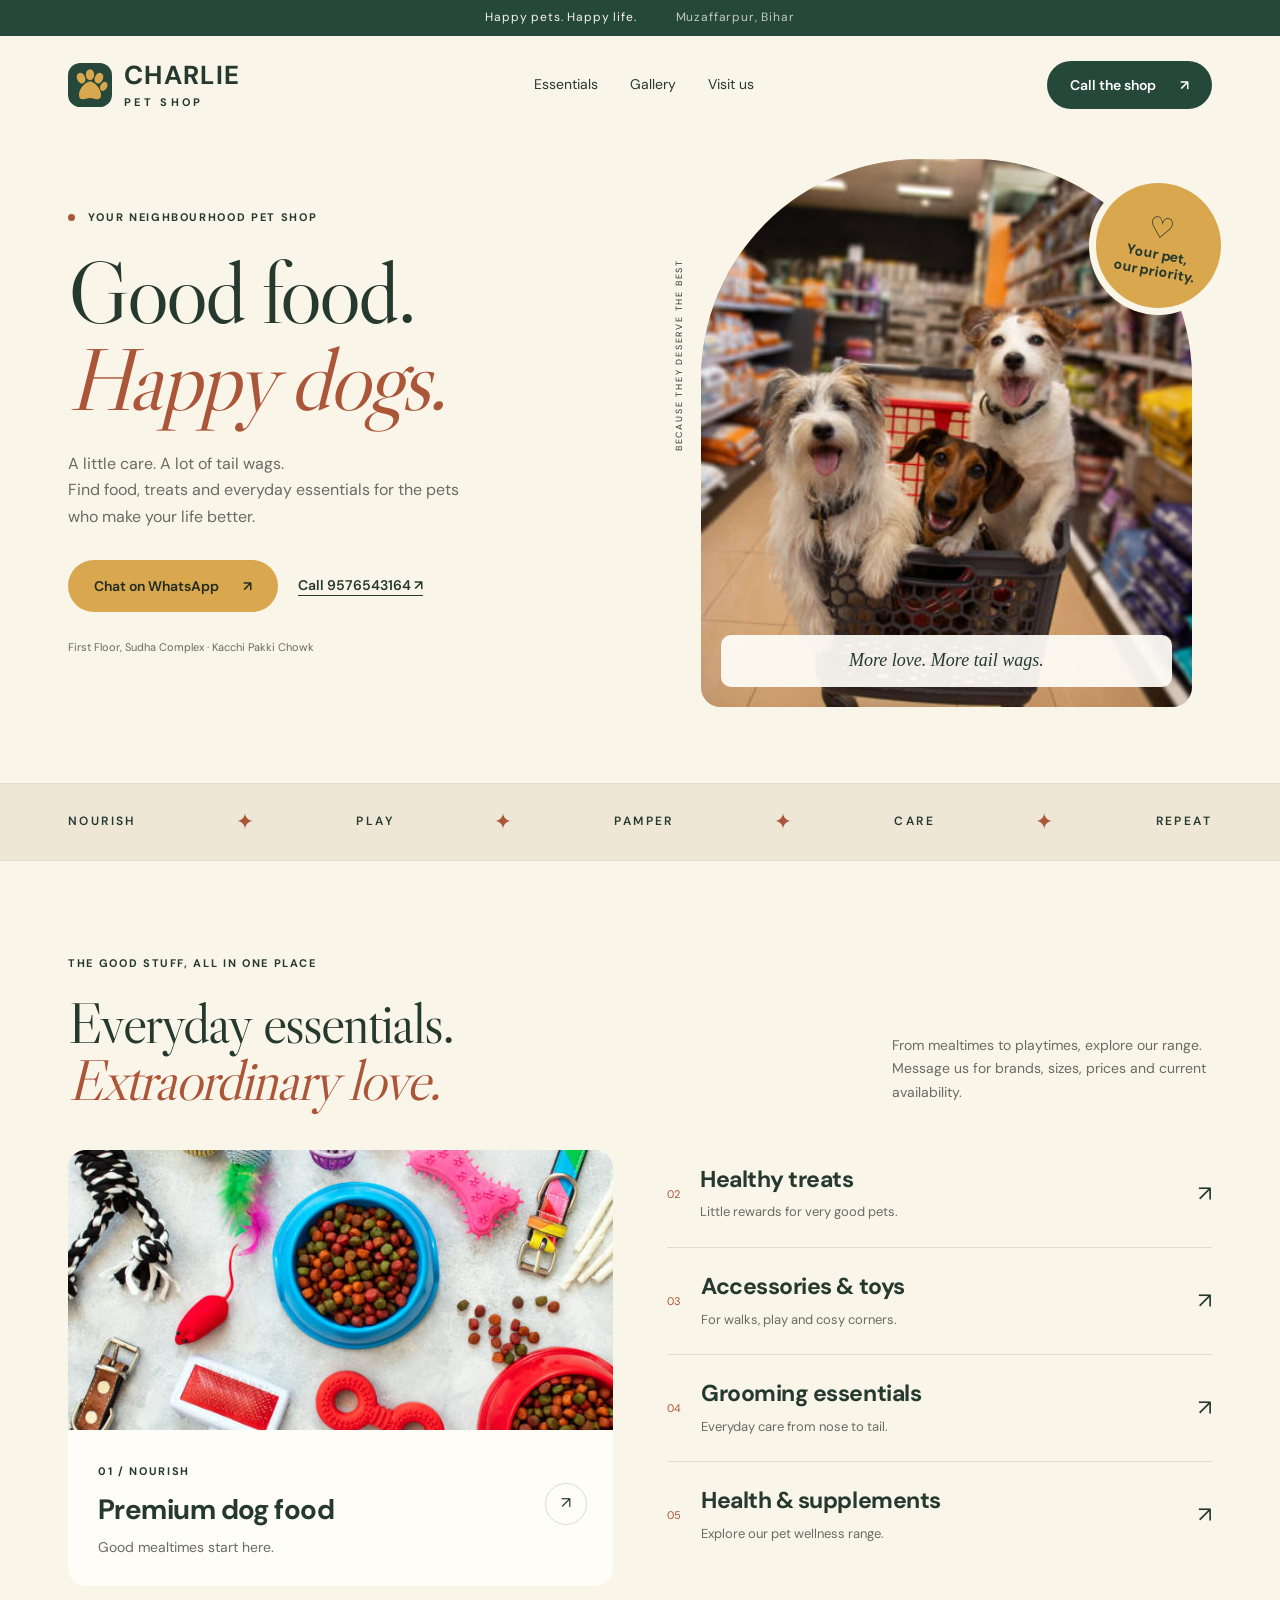
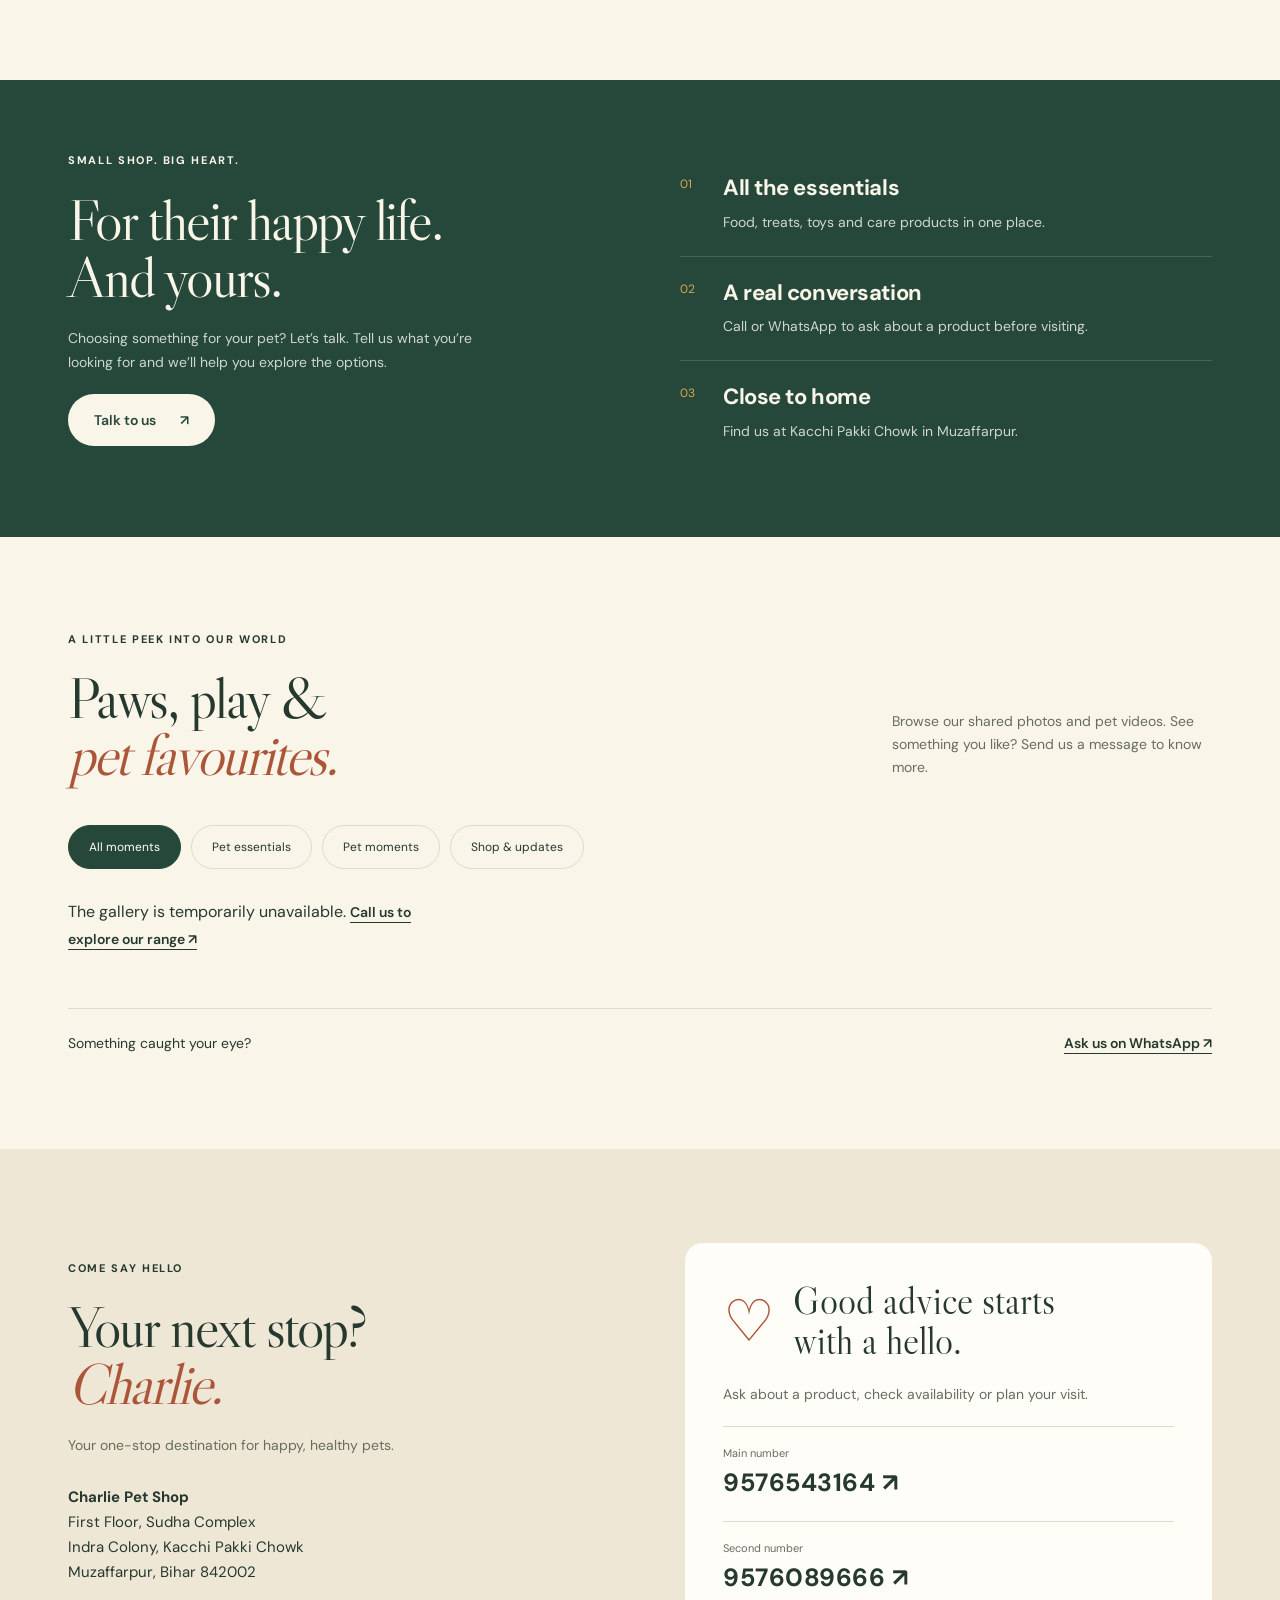
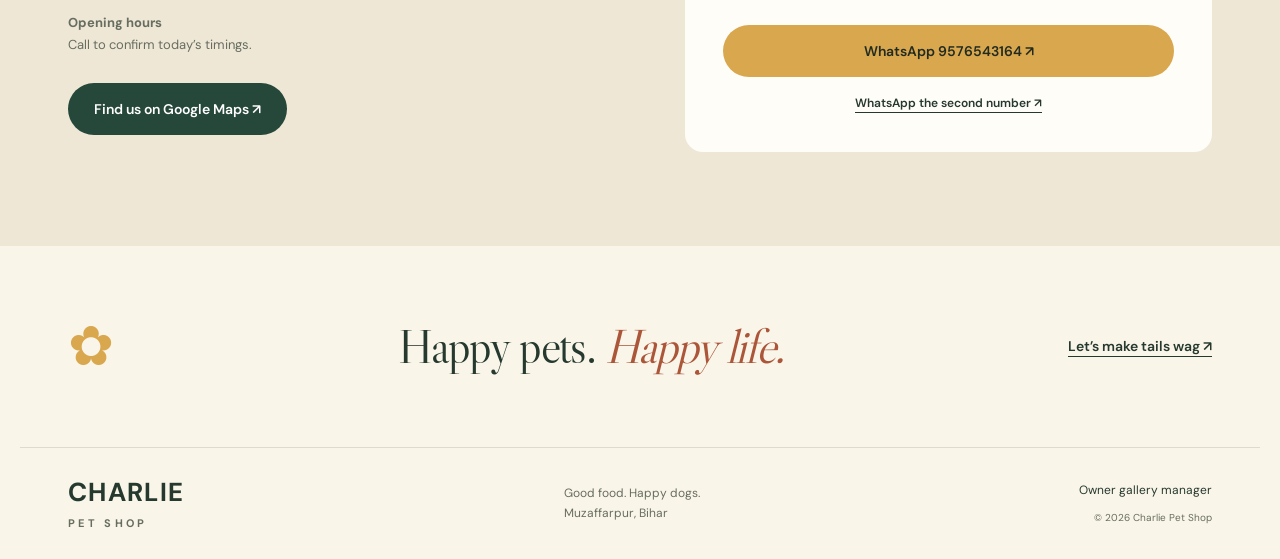
<file: index.html>
<!doctype html>
<html lang="en">
<head>
<meta charset="utf-8"><meta name="viewport" content="width=device-width, initial-scale=1"><meta name="theme-color" content="#25483a">
<title>Charlie Pet Shop | Premium Pet Essentials in Muzaffarpur</title>
<meta name="description" content="Good food. Happy dogs. Visit Charlie Pet Shop at Sudha Complex, Kacchi Pakki Chowk, Muzaffarpur for premium dog food, treats, toys, grooming essentials and supplements. Call 9576543164 or 9576089666.">
<link rel="canonical" href="https://shirazhashmi.github.io/charlie-pet-shop/">
<meta property="og:title" content="Charlie Pet Shop — Good food. Happy dogs."><meta property="og:description" content="Your pet, our priority. Pet essentials in Muzaffarpur. Call or WhatsApp us to check availability."><meta property="og:type" content="website"><meta property="og:image" content="https://shirazhashmi.github.io/charlie-pet-shop/shop-poster.jpeg">
<link rel="icon" href="favicon.svg" type="image/svg+xml"><link rel="stylesheet" href="style.css"><script src="config.js" defer></script><script src="app.js" defer></script>
<script type="application/ld+json">{"@context":"https://schema.org","@type":"PetStore","name":"Charlie Pet Shop","url":"https://shirazhashmi.github.io/charlie-pet-shop/","telephone":"+919576543164","image":"https://shirazhashmi.github.io/charlie-pet-shop/shop-poster.jpeg","address":{"@type":"PostalAddress","streetAddress":"First Floor, Sudha Complex, Indra Colony, Kacchi Pakki Chowk","addressLocality":"Muzaffarpur","addressRegion":"Bihar","postalCode":"842002","addressCountry":"IN"},"contactPoint":[{"@type":"ContactPoint","telephone":"+919576543164","contactType":"customer service"},{"@type":"ContactPoint","telephone":"+919576089666","contactType":"customer service"}]}</script>
</head>
<body>
<a class="skip" href="#main">Skip to content</a>
<div class="topline">Happy pets. Happy life. <span>Muzaffarpur, Bihar</span></div>
<header class="header wrap"><a class="brand" href="./" aria-label="Charlie Pet Shop home"><img src="favicon.svg" width="44" height="44" alt=""><span>CHARLIE<small>PET SHOP</small></span></a><nav aria-label="Main navigation"><a href="#essentials">Essentials</a><a href="#gallery">Gallery</a><a href="#visit">Visit us</a></nav><a class="button small dark" href="tel:+919576543164">Call the shop <span aria-hidden="true">↗</span></a></header>
<main id="main">
<section class="hero wrap" aria-labelledby="hero-title"><div class="hero-copy"><p class="eyebrow"><span class="dot"></span> YOUR NEIGHBOURHOOD PET SHOP</p><h1 id="hero-title">Good food.<br><em>Happy dogs.</em></h1><p class="lede">A little care. A lot of tail wags.<br>Find food, treats and everyday essentials for the pets who make your life better.</p><div class="actions"><a class="button gold" href="https://wa.me/919576543164?text=Hi%20Charlie%20Pet%20Shop!%20I%20would%20like%20to%20check%20product%20availability." target="_blank" rel="noopener">Chat on WhatsApp <span aria-hidden="true">↗</span></a><a class="text-link" href="tel:+919576543164">Call 9576543164 <span aria-hidden="true">↗</span></a></div><p class="hero-note">First Floor, Sudha Complex · Kacchi Pakki Chowk</p></div><div class="hero-visual"><img src="media-04.jpeg" alt="Three happy dogs enjoying a pet shop outing" width="408" height="612" fetchpriority="high"><span class="vertical-note">BECAUSE THEY DESERVE THE BEST</span><div class="hero-badge"><span aria-hidden="true">♡</span><strong>Your pet,<br>our priority.</strong></div><div class="photo-tag">More love. More tail wags.</div></div></section>
<div class="category-strip" aria-label="Our range"><div class="wrap">NOURISH <span>✦</span> PLAY <span>✦</span> PAMPER <span>✦</span> CARE <span>✦</span> REPEAT</div></div>
<section class="section wrap" id="essentials"><div class="section-heading"><div><p class="eyebrow">THE GOOD STUFF, ALL IN ONE PLACE</p><h2>Everyday essentials.<br><em>Extraordinary love.</em></h2></div><p>From mealtimes to playtimes, explore our range. Message us for brands, sizes, prices and current availability.</p></div><div class="product-layout"><a class="feature-product" href="https://wa.me/919576543164?text=Hi!%20Please%20share%20your%20dog%20food%20and%20treat%20options." target="_blank" rel="noopener"><img src="media-08.jpeg" alt="Pet food bowls, toys and grooming accessories" width="612" height="408" loading="lazy"><div><span class="eyebrow">01 / NOURISH</span><h3>Premium dog food</h3><p>Good mealtimes start here.</p><span class="round-arrow" aria-hidden="true">↗</span></div></a><div class="product-list"><a data-inquiry="Healthy treats" href="https://wa.me/919576543164?text=Hi!%20Please%20share%20your%20healthy%20treat%20options."><span class="product-number">02</span><div><h3>Healthy treats</h3><p>Little rewards for very good pets.</p></div><span aria-hidden="true">↗</span></a><a data-inquiry="Accessories & toys" href="https://wa.me/919576543164?text=Hi!%20Please%20share%20your%20accessories%20and%20toys."><span class="product-number">03</span><div><h3>Accessories & toys</h3><p>For walks, play and cosy corners.</p></div><span aria-hidden="true">↗</span></a><a data-inquiry="Grooming essentials" href="https://wa.me/919576543164?text=Hi!%20Please%20share%20your%20grooming%20essentials."><span class="product-number">04</span><div><h3>Grooming essentials</h3><p>Everyday care from nose to tail.</p></div><span aria-hidden="true">↗</span></a><a data-inquiry="Health & supplements" href="https://wa.me/919576543164?text=Hi!%20Please%20share%20your%20pet%20health%20and%20supplement%20range."><span class="product-number">05</span><div><h3>Health & supplements</h3><p>Explore our pet wellness range.</p></div><span aria-hidden="true">↗</span></a></div></div></section>
<section class="care-section"><div class="wrap care-grid"><div><p class="eyebrow">SMALL SHOP. BIG HEART.</p><h2>For their happy life.<br>And yours.</h2><p>Choosing something for your pet? Let’s talk. Tell us what you’re looking for and we’ll help you explore the options.</p><a class="button cream" href="tel:+919576089666">Talk to us <span aria-hidden="true">↗</span></a></div><div class="benefits"><div><span aria-hidden="true">01</span><h3>All the essentials</h3><p>Food, treats, toys and care products in one place.</p></div><div><span aria-hidden="true">02</span><h3>A real conversation</h3><p>Call or WhatsApp to ask about a product before visiting.</p></div><div><span aria-hidden="true">03</span><h3>Close to home</h3><p>Find us at Kacchi Pakki Chowk in Muzaffarpur.</p></div></div></div></section>
<section class="section wrap" id="gallery"><div class="section-heading"><div><p class="eyebrow">A LITTLE PEEK INTO OUR WORLD</p><h2>Paws, play &<br><em>pet favourites.</em></h2></div><p>Browse our shared photos and pet videos. See something you like? Send us a message to know more.</p></div><div class="filters" role="group" aria-label="Filter gallery"><button class="active" data-filter="all" aria-pressed="true">All moments</button><button data-filter="Pet essentials" aria-pressed="false">Pet essentials</button><button data-filter="Pet moments" aria-pressed="false">Pet moments</button><button data-filter="Shop & updates" aria-pressed="false">Shop & updates</button></div><div id="gallery-grid" class="gallery-grid" aria-live="polite"><p>Loading the gallery…</p></div><noscript><p>Enable JavaScript to browse the full gallery. <a href="shop-poster.jpeg">See our shop poster</a> or <a href="tel:+919576543164">call us</a>.</p></noscript><div class="gallery-footer"><span>Something caught your eye?</span><a class="text-link" href="https://wa.me/919576543164?text=Hi!%20I%20saw%20your%20gallery%20and%20would%20like%20to%20know%20more." target="_blank" rel="noopener">Ask us on WhatsApp ↗</a></div></section>
<section class="visit-section section" id="visit"><div class="wrap visit-grid"><div><p class="eyebrow">COME SAY HELLO</p><h2>Your next stop?<br><em>Charlie.</em></h2><p class="visit-intro">Your one-stop destination for happy, healthy pets.</p><address><strong>Charlie Pet Shop</strong><br>First Floor, Sudha Complex<br>Indra Colony, Kacchi Pakki Chowk<br>Muzaffarpur, Bihar 842002</address><p class="hours"><strong>Opening hours</strong><br>Call to confirm today’s timings.</p><a class="button dark" href="https://www.google.com/maps/search/?api=1&amp;query=Charlie%20Pet%20Shop%2C%20First%20Floor%20Sudha%20Complex%2C%20Indra%20Colony%2C%20Kacchi%20Pakki%20Chowk%2C%20Muzaffarpur%20Bihar%20842002" target="_blank" rel="noopener">Find us on Google Maps ↗</a></div><div class="contact-card"><div class="card-top"><span aria-hidden="true">♡</span><p>Good advice starts<br>with a hello.</p></div><p>Ask about a product, check availability or plan your visit.</p><a class="phone-row" href="tel:+919576543164"><span>Main number</span><strong>9576543164 ↗</strong></a><a class="phone-row" href="tel:+919576089666"><span>Second number</span><strong>9576089666 ↗</strong></a><a class="button gold full" href="https://wa.me/919576543164?text=Hi%20Charlie%20Pet%20Shop!%20I%20have%20an%20inquiry." target="_blank" rel="noopener">WhatsApp 9576543164 ↗</a><a class="text-link secondary-wa" href="https://wa.me/919576089666?text=Hi%20Charlie%20Pet%20Shop!%20I%20have%20an%20inquiry." target="_blank" rel="noopener">WhatsApp the second number ↗</a></div></div></section>
<section class="closing wrap"><span aria-hidden="true">✿</span><h2>Happy pets. <em>Happy life.</em></h2><a href="tel:+919576543164" class="text-link">Let’s make tails wag ↗</a></section>
</main>
<footer class="wrap footer"><a class="brand" href="./"><span>CHARLIE<small>PET SHOP</small></span></a><p>Good food. Happy dogs.<br>Muzaffarpur, Bihar</p><div><a href="admin/">Owner gallery manager</a><small>© <span id="year">2026</span> Charlie Pet Shop</small></div></footer>
<div class="mobile-cta" aria-label="Contact Charlie Pet Shop"><a href="tel:+919576543164">Call the shop ↗</a><a href="https://wa.me/919576543164?text=Hi%20Charlie%20Pet%20Shop!%20I%20have%20an%20inquiry." target="_blank" rel="noopener">WhatsApp ↗</a></div>
<dialog id="viewer" aria-label="Gallery media"><button id="close-viewer" class="viewer-close" aria-label="Close gallery viewer">✕</button><div id="viewer-content"></div></dialog>
</body></html>
</file>
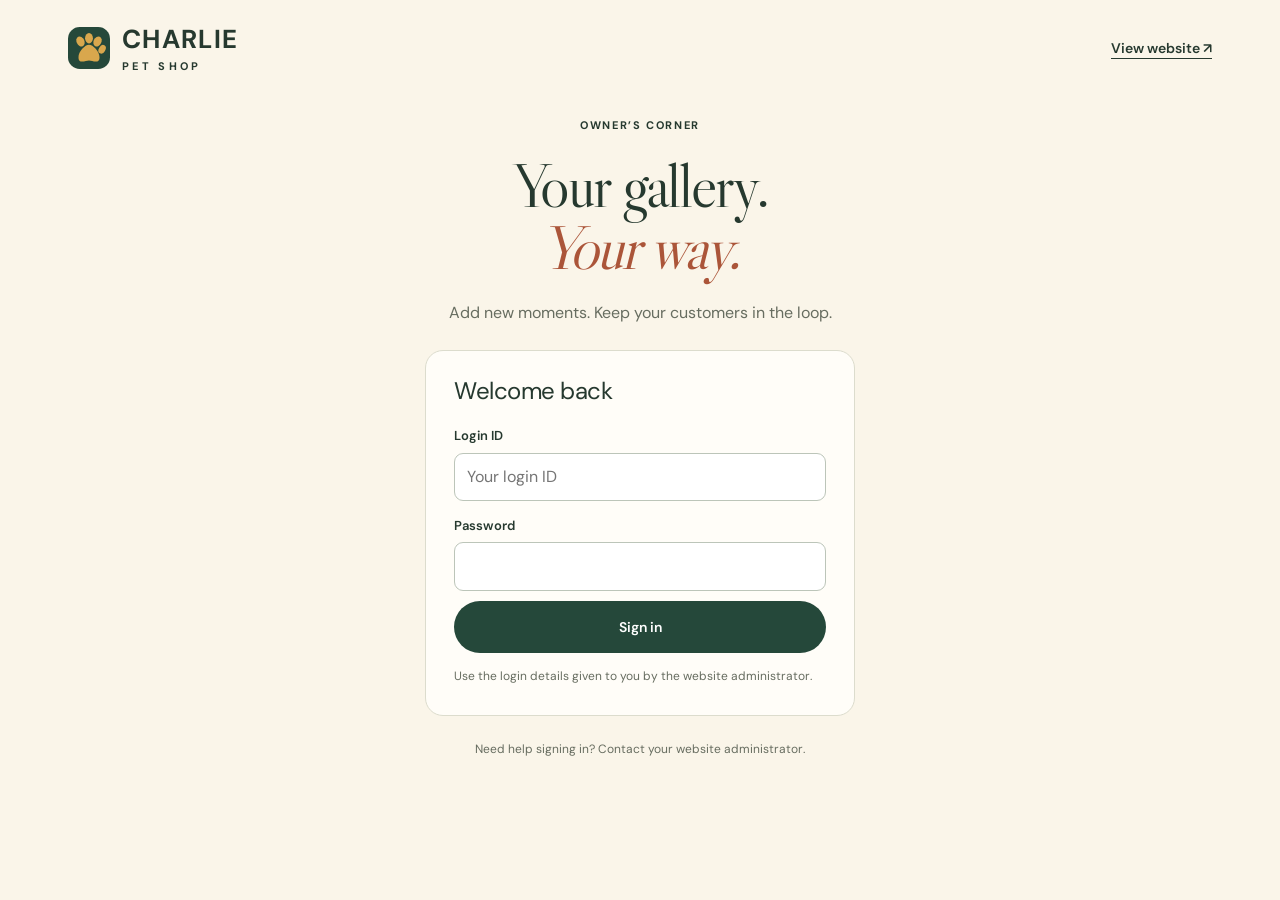
<file: admin/index.html>
<!doctype html><html lang="en"><head><meta charset="utf-8"><meta name="viewport" content="width=device-width, initial-scale=1"><meta name="robots" content="noindex,nofollow"><meta name="theme-color" content="#25483a"><title>Owner login | Charlie Pet Shop</title><link rel="icon" href="../favicon.svg"><link rel="stylesheet" href="../style.css"><link rel="stylesheet" href="admin.css"><script src="../config.js" defer></script><script src="admin.js" defer></script></head><body><header class="header wrap"><a href="../" class="brand"><img src="../favicon.svg" width="42" height="42" alt=""><span>CHARLIE<small>PET SHOP</small></span></a><a class="text-link" href="../">View website ↗</a></header><main class="admin-wrap"><div class="admin-heading"><p class="eyebrow">OWNER’S CORNER</p><h1>Your gallery.<br><em>Your way.</em></h1><p>Add new moments. Keep your customers in the loop.</p></div><p id="notice" class="notice" role="status" aria-live="polite"></p><section id="login-panel" class="admin-card"><h2>Welcome back</h2><form id="login-form"><label for="owner-id">Login ID</label><input id="owner-id" autocomplete="username" required placeholder="Your login ID"><label for="password">Password</label><input id="password" type="password" autocomplete="current-password" required><button type="submit" class="button dark full">Sign in</button><p class="hint">Use the login details given to you by the website administrator.</p></form></section><div id="dashboard" hidden><div class="dashboard-bar"><h2>Manage your gallery</h2><button id="logout" class="button cream">Sign out</button></div><section class="admin-card"><h3>1. Choose photos or videos</h3><p>You can select several at once. Photos: JPG, PNG or WebP. Videos: MP4 or WebM. Maximum 25 MB per file.</p><label class="upload-label" for="files">＋ Choose photos / videos</label><input id="files" type="file" accept="image/jpeg,image/png,image/webp,video/mp4,video/webm" multiple><div id="queue"></div><button id="publish" class="button gold full" disabled>Publish selected files</button><p class="hint">2. Give each file a title and section. 3. Tap Publish. It appears on your website right away.</p></section><section class="admin-card"><div class="dashboard-bar"><h3>Photos & videos on your website</h3><button id="refresh" class="button cream">Refresh</button></div><p class="hint">Edit a title or section, then tap Save. Hide an item to remove it from the website; you can show it again later.</p><div id="existing"></div></section><details class="admin-card"><summary>Change your password</summary><form id="password-form"><label for="new-password">New password (at least 12 characters)</label><input id="new-password" type="password" minlength="12" autocomplete="new-password" required><label for="confirm-password">Repeat new password</label><input id="confirm-password" type="password" minlength="12" autocomplete="new-password" required><button class="button dark" type="submit">Save new password</button></form></details></div><p class="hint admin-help">Need help signing in? Contact your website administrator.</p></main></body></html>
</file>
<file: style.css>
@import url('https://fonts.googleapis.com/css2?family=DM+Sans:wght@400;500;600;700&family=Libre+Caslon+Display&display=swap');
:root{--cream:#faf5e9;--paper:#fffdf8;--ink:#26392f;--green:#25483a;--muted:#676d60;--gold:#d9a74d;--line:#dcdccd;--rust:#ab5539;--radius:18px}*{box-sizing:border-box}html{scroll-behavior:smooth;scroll-padding-top:24px}body{margin:0;background:var(--cream);color:var(--ink);font:16px/1.65 'DM Sans',system-ui,sans-serif}a{color:inherit;text-decoration:none}button,input,select{font:inherit}button,a{-webkit-tap-highlight-color:transparent}button{cursor:pointer}img{display:block;max-width:100%}a:focus-visible,button:focus-visible,input:focus-visible,select:focus-visible{outline:3px solid var(--rust);outline-offset:5px}.wrap{max-width:1240px;margin:auto;padding-left:48px;padding-right:48px}.topline{background:var(--green);color:var(--cream);text-align:center;font-size:12px;letter-spacing:.07em;padding:8px 20px}.topline span{margin-left:35px;opacity:.75}.header{display:flex;align-items:center;justify-content:space-between;padding-top:25px;padding-bottom:25px;gap:24px}.brand{display:flex;gap:12px;align-items:center;font-weight:700;font-size:26px;line-height:1.1;letter-spacing:.05em}.brand small{display:block;font-size:11px;letter-spacing:.3em;margin-top:6px}.brand-icon{font-size:44px;color:var(--gold)}nav{white-space:nowrap;display:flex;gap:32px;font-size:14px}nav a:hover,.text-link:hover{color:var(--rust)}.button{display:inline-flex;align-items:center;justify-content:center;gap:24px;border-radius:100px;padding:16px 25px;font-weight:600;font-size:14px;line-height:1.3;border:1px solid transparent;min-height:48px;transition:transform .2s,background .2s}.button:hover{transform:translateY(-2px)}.dark{background:var(--green);color:white}.gold{background:var(--gold);color:#222b20}.cream{background:var(--cream);color:var(--green)}.small{padding:12px 22px}.text-link{font-size:14px;font-weight:600;text-decoration:underline;text-underline-offset:5px}.eyebrow{font-size:11px;letter-spacing:.15em;font-weight:700;line-height:1.5}.dot{width:7px;height:7px;background:var(--rust);display:inline-block;border-radius:50%;margin-right:8px}h1,h2{font-family:'Libre Caslon Display',Georgia,serif;font-weight:400;line-height:.99;margin:22px 0;letter-spacing:-.035em}h1{font-size:clamp(66px,6.9vw,100px)}h2{font-size:clamp(42px,4.5vw,66px)}em{font-weight:400;color:var(--rust)}h3{line-height:1.25;letter-spacing:-.02em}p{margin:0 0 20px}.hero{display:grid;grid-template-columns:1.12fr 1fr;align-items:center;gap:60px;padding-top:25px;padding-bottom:76px}.hero-copy{padding-top:20px}.lede{font-size:16px;max-width:410px;color:var(--muted);margin-top:28px}.actions{display:flex;flex-wrap:wrap;gap:20px;align-items:center;margin-top:30px}.hero-note{font-size:11px;margin-top:26px;color:var(--muted)}.hero-visual{position:relative;margin-right:20px;height:548px;border-radius:220px 220px 20px 20px;background:#caba9f}.hero-visual>img{width:100%;height:100%;object-fit:cover;border-radius:inherit}.vertical-note{position:absolute;left:-29px;top:100px;writing-mode:vertical-rl;transform:rotate(180deg);font-size:9px;letter-spacing:.2em}.hero-badge{position:absolute;top:24px;right:-29px;width:125px;height:125px;background:var(--gold);border-radius:50%;display:flex;flex-direction:column;align-items:center;justify-content:center;transform:rotate(10deg);font-size:14px;line-height:1.2;text-align:center;box-shadow:0 0 0 7px var(--cream)}.hero-badge>span{font-size:29px}.photo-tag{position:absolute;bottom:20px;left:20px;right:20px;background:#fffdf8ed;border-radius:10px;padding:11px 16px;text-align:center;font-family:Georgia,serif;font-style:italic;font-size:18px}.category-strip{background:#eee7d6;border-top:1px solid var(--line);border-bottom:1px solid var(--line);padding:20px 0}.category-strip .wrap{display:flex;align-items:center;justify-content:space-between;font-size:12px;font-weight:600;letter-spacing:.2em}.category-strip span{color:var(--rust);font-size:22px}.section{padding-top:94px;padding-bottom:94px}.section-heading{display:flex;align-items:flex-end;justify-content:space-between;gap:50px;margin-bottom:42px}.section-heading h2{margin-bottom:0}.section-heading>p{max-width:320px;color:var(--muted);font-size:14px;margin-bottom:4px}.product-layout{display:grid;grid-template-columns:1fr 1fr;gap:54px}.feature-product{border-radius:var(--radius);overflow:hidden;background:var(--paper);position:relative}.feature-product img{width:100%;height:280px;object-fit:cover}.feature-product>div{padding:27px 30px;position:relative}.feature-product h3{font-size:28px;margin:9px 0}.feature-product p{margin:0;color:var(--muted);font-size:14px}.round-arrow{position:absolute;right:26px;top:53px;border:1px solid var(--line);width:42px;height:42px;border-radius:50%;display:grid;place-items:center}.product-list>a{border-bottom:1px solid var(--line);display:flex;align-items:center;padding:24px 0;gap:20px}.product-list>a:first-child{padding-top:15px}.product-list>a:last-child{border:0}.product-list h3{font-size:23px;margin:0 0 8px}.product-list p{font-size:13px;color:var(--muted);margin:0}.product-list a>span:last-child{margin-left:auto;font-size:22px}.product-number{font-size:11px;color:var(--rust)}.care-section{background:var(--green);color:var(--cream);padding:72px 0}.care-grid{display:grid;grid-template-columns:1fr 1fr;gap:80px}.care-grid h2{font-size:58px}.care-grid>div>p:not(.eyebrow){max-width:430px;color:#d0d7cc;font-size:14px}.benefits>div{position:relative;padding:22px 0 22px 43px;border-bottom:1px solid #ffffff24}.benefits>div:last-child{border:0}.benefits h3{font-size:22px;margin:0 0 9px}.benefits p{font-size:14px;color:#d0d7cc;margin:0}.benefits span{position:absolute;left:0;top:23px;color:var(--gold);font-size:12px}.filters{display:flex;gap:10px;flex-wrap:wrap;margin-bottom:30px}.filters button{background:transparent;border:1px solid var(--line);border-radius:100px;min-height:44px;padding:10px 20px;font-size:12px;color:var(--ink)}.filters button.active{background:var(--green);color:white;border-color:var(--green)}.gallery-grid{display:grid;grid-template-columns:repeat(3,1fr);gap:24px}.gallery-item{min-width:0}.gallery-thumb{width:100%;padding:0;border:0;border-radius:var(--radius);overflow:hidden;background:#e4dece;position:relative;display:block;aspect-ratio:1.12}.gallery-thumb img{width:100%;height:100%;object-fit:cover;transition:transform .3s}.gallery-thumb:hover img{transform:scale(1.03)}.media-label{position:absolute;bottom:14px;left:14px;border-radius:100px;padding:5px 12px;background:#fffdf8ee;color:var(--green);font-size:11px}.gallery-item h3{margin:14px 0 2px;font-size:16px}.gallery-item p{color:var(--muted);font-size:11px;letter-spacing:.03em;margin:0}.gallery-footer{display:flex;justify-content:space-between;border-top:1px solid var(--line);padding-top:23px;margin-top:36px;font-size:14px}.visit-section{background:#eee7d6}.visit-grid{display:grid;grid-template-columns:1fr 1fr;gap:90px;align-items:center}.visit-intro{color:var(--muted);font-size:14px}.visit-grid address{font-style:normal;font-size:15px;margin:28px 0}.hours{font-size:13px;color:var(--muted);margin-bottom:28px}.contact-card{background:var(--paper);padding:38px;border-radius:var(--radius)}.card-top{display:flex;align-items:center;gap:18px}.card-top>span{font-size:58px;color:var(--rust);line-height:1}.card-top>p{font-family:'Libre Caslon Display',Georgia,serif;font-size:38px;line-height:1.05;margin:0}.contact-card>p{color:var(--muted);font-size:14px;margin-top:22px}.phone-row{display:block;border-top:1px solid var(--line);padding:17px 0}.phone-row span{display:block;font-size:11px;color:var(--muted)}.phone-row strong{font-size:25px;letter-spacing:.02em}.full{width:100%;margin-top:10px}.secondary-wa{display:block;text-align:center;margin-top:17px;font-size:12px}.closing{display:flex;align-items:center;justify-content:space-between;gap:24px;padding-top:55px;padding-bottom:55px}.closing>span{font-size:55px;color:var(--gold)}.closing h2{font-size:48px}.footer{display:flex;justify-content:space-between;align-items:center;gap:30px;border-top:1px solid var(--line);padding-top:30px;padding-bottom:30px;font-size:12px}.footer p{color:var(--muted);margin:0}.footer>div{text-align:right}.footer small{display:block;margin-top:10px;color:var(--muted)}.mobile-cta{display:none}.skip{position:absolute;top:-100px;left:20px;z-index:100;padding:12px;background:white}.skip:focus{top:10px}dialog{border:0;border-radius:16px;max-width:900px;width:calc(100% - 32px);max-height:90dvh;padding:30px;background:var(--paper);color:var(--ink)}dialog::backdrop{background:#14271dcc}.viewer-close{position:absolute;right:12px;top:12px;width:44px;height:44px;border-radius:50%;border:1px solid var(--line);background:var(--cream);z-index:2}#viewer-content img,#viewer-content video{max-height:65dvh;width:100%;object-fit:contain;border-radius:8px;background:#ede8dd}#viewer-content h3{margin:16px 0 4px}#viewer-content p{font-size:13px;color:var(--muted)}#viewer-content .button{margin-top:12px}
@media(max-width:1000px){.wrap{padding-left:30px;padding-right:30px}.hero{gap:40px}.hero-visual{height:490px}.actions{gap:18px}.care-grid,.visit-grid{gap:45px}.product-layout{gap:35px}.closing h2{font-size:40px}}
@media(max-width:700px){.wrap{padding-left:22px;padding-right:22px}.topline{font-size:10px}.topline span{margin-left:15px}.header{padding-top:20px;padding-bottom:20px}.brand{font-size:22px}.brand-icon{font-size:34px}.header nav{gap:17px;font-size:12px}.header>.button{display:none}.hero{grid-template-columns:1fr;gap:35px;padding-top:10px;padding-bottom:45px}.hero-copy{padding-top:0}.hero .eyebrow{font-size:10px}h1{font-size:76px;margin:20px 0}.lede{font-size:15px;margin-top:24px;max-width:100%}.actions{margin-top:22px;gap:18px}.hero-note{margin-top:20px;font-size:10px}.hero-visual{height:410px;max-width:440px;width:calc(100% - 16px);margin:0 auto;border-radius:190px 190px 18px 18px}.hero-visual>img{object-position:50% 39%}.hero-badge{width:103px;height:103px;right:-13px;top:23px;font-size:12px}.vertical-note{left:-21px;font-size:8px}.category-strip{padding:15px 0}.category-strip .wrap{font-size:8px;letter-spacing:.1em}.category-strip span{font-size:15px}.section{padding-top:58px;padding-bottom:58px}.section-heading{display:block;margin-bottom:28px}.section-heading h2{font-size:48px}.section-heading>p{margin-top:24px;max-width:100%}.product-layout{grid-template-columns:1fr;gap:28px}.feature-product img{height:235px}.feature-product>div{padding:24px}.product-list>a{padding:21px 0}.product-list h3{font-size:22px}.care-section{padding:52px 0}.care-grid{grid-template-columns:1fr;gap:20px}.care-grid h2{font-size:48px}.benefits>div{padding-top:24px;padding-bottom:24px}.gallery-grid{grid-template-columns:repeat(2,1fr);gap:23px 14px}.gallery-item h3{font-size:13px}.gallery-item p{font-size:10px}.gallery-thumb{border-radius:12px;aspect-ratio:.92}.media-label{bottom:9px;left:9px;font-size:9px;padding:4px 9px}.filters{gap:8px}.filters button{font-size:11px;padding:9px 14px}.gallery-footer{display:block}.gallery-footer .text-link{display:block;margin-top:10px}.visit-grid{grid-template-columns:1fr;gap:38px}.contact-card{padding:28px}.card-top>p{font-size:36px}.closing{display:block;text-align:center;padding-top:37px;padding-bottom:40px}.closing>span{font-size:40px}.closing h2{font-size:41px}.footer{flex-wrap:wrap;padding-bottom:110px}.footer>div{width:100%;text-align:left}.mobile-cta{display:grid;grid-template-columns:1fr 1fr;position:fixed;left:0;bottom:0;width:100%;z-index:20;background:var(--paper);padding:10px 14px calc(10px + env(safe-area-inset-bottom));gap:9px;border-top:1px solid var(--line);box-shadow:0 -4px 25px #20372910}.mobile-cta a{display:grid;place-items:center;padding:14px 10px;border-radius:100px;font-size:13px;font-weight:700;background:var(--green);color:white;min-height:48px}.mobile-cta a:last-child{background:var(--gold);color:var(--ink)}dialog{padding:60px 18px 22px}section[id]{scroll-margin-top:16px}}
@media(prefers-reduced-motion:reduce){html{scroll-behavior:auto}*,*::before,*::after{transition:none!important;animation:none!important}}
</file>
<file: admin/admin.css>
.admin-wrap{max-width:850px;margin:20px auto 80px;padding:0 22px}.admin-heading{text-align:center}.admin-heading h1{font-size:62px}.admin-heading>p:last-child{color:var(--muted)}.admin-card{background:var(--paper);border:1px solid var(--line);border-radius:18px;padding:28px;margin:24px 0}.admin-card h2{font-family:inherit;font-size:24px;letter-spacing:-.02em;margin:0 0 22px}.admin-card h3{margin:0 0 12px}.admin-card>p{font-size:14px;color:var(--muted)}#login-panel{max-width:430px;margin:24px auto}label{display:block;font-size:13px;font-weight:600;margin:14px 0 6px}input,select{width:100%;min-height:48px;border:1px solid #bcc5b9;border-radius:9px;padding:10px 12px;background:white;color:var(--ink)}.hint{font-size:12px;color:var(--muted);margin:14px 0 0}.notice{padding:12px 18px;min-height:0;border-radius:10px;text-align:center;font-size:14px}.notice:empty{display:none}.notice.error{background:#f7ded5;color:#7c301c}.notice.success{background:#dcebd9;color:#214728}.dashboard-bar{display:flex;align-items:center;justify-content:space-between;gap:14px}.dashboard-bar h2{font-size:25px;font-family:inherit;letter-spacing:-.02em}.upload-label{display:block;text-align:center;border:2px dashed var(--gold);padding:24px;cursor:pointer;border-radius:12px;font-size:16px}#files{margin-bottom:16px}.media-edit{display:grid;grid-template-columns:90px 1fr;gap:18px;padding:22px 0;border-top:1px solid var(--line)}.media-preview{width:90px;height:105px;object-fit:cover;border-radius:10px;background:#eee7d6}.media-fields{min-width:0}.media-fields label:first-child{margin-top:0}.edit-actions{display:flex;gap:10px;flex-wrap:wrap;margin-top:15px}.edit-actions .button{padding:10px 18px;min-height:44px;font-size:12px}.upload-status{font-size:12px;color:var(--muted);margin:8px 0 0}button:disabled{cursor:default;opacity:.5;transform:none}.admin-help{text-align:center}summary{cursor:pointer;font-weight:600;min-height:44px;display:list-item}details form{margin-top:20px}#existing:empty::after{content:'No gallery items yet.'}.hidden-tag{display:inline-block;font-size:11px;background:#eee7d6;border-radius:6px;padding:3px 8px;margin-bottom:10px}[hidden]{display:none!important}@media(max-width:600px){.admin-heading h1{font-size:50px}.admin-card{padding:20px}.media-edit{grid-template-columns:65px 1fr;gap:12px}.media-preview{width:65px;height:85px}.dashboard-bar h2{font-size:21px}.dashboard-bar .button{padding:10px 16px}.admin-wrap{margin-top:10px}.admin-card h3{font-size:18px}}
</file>
